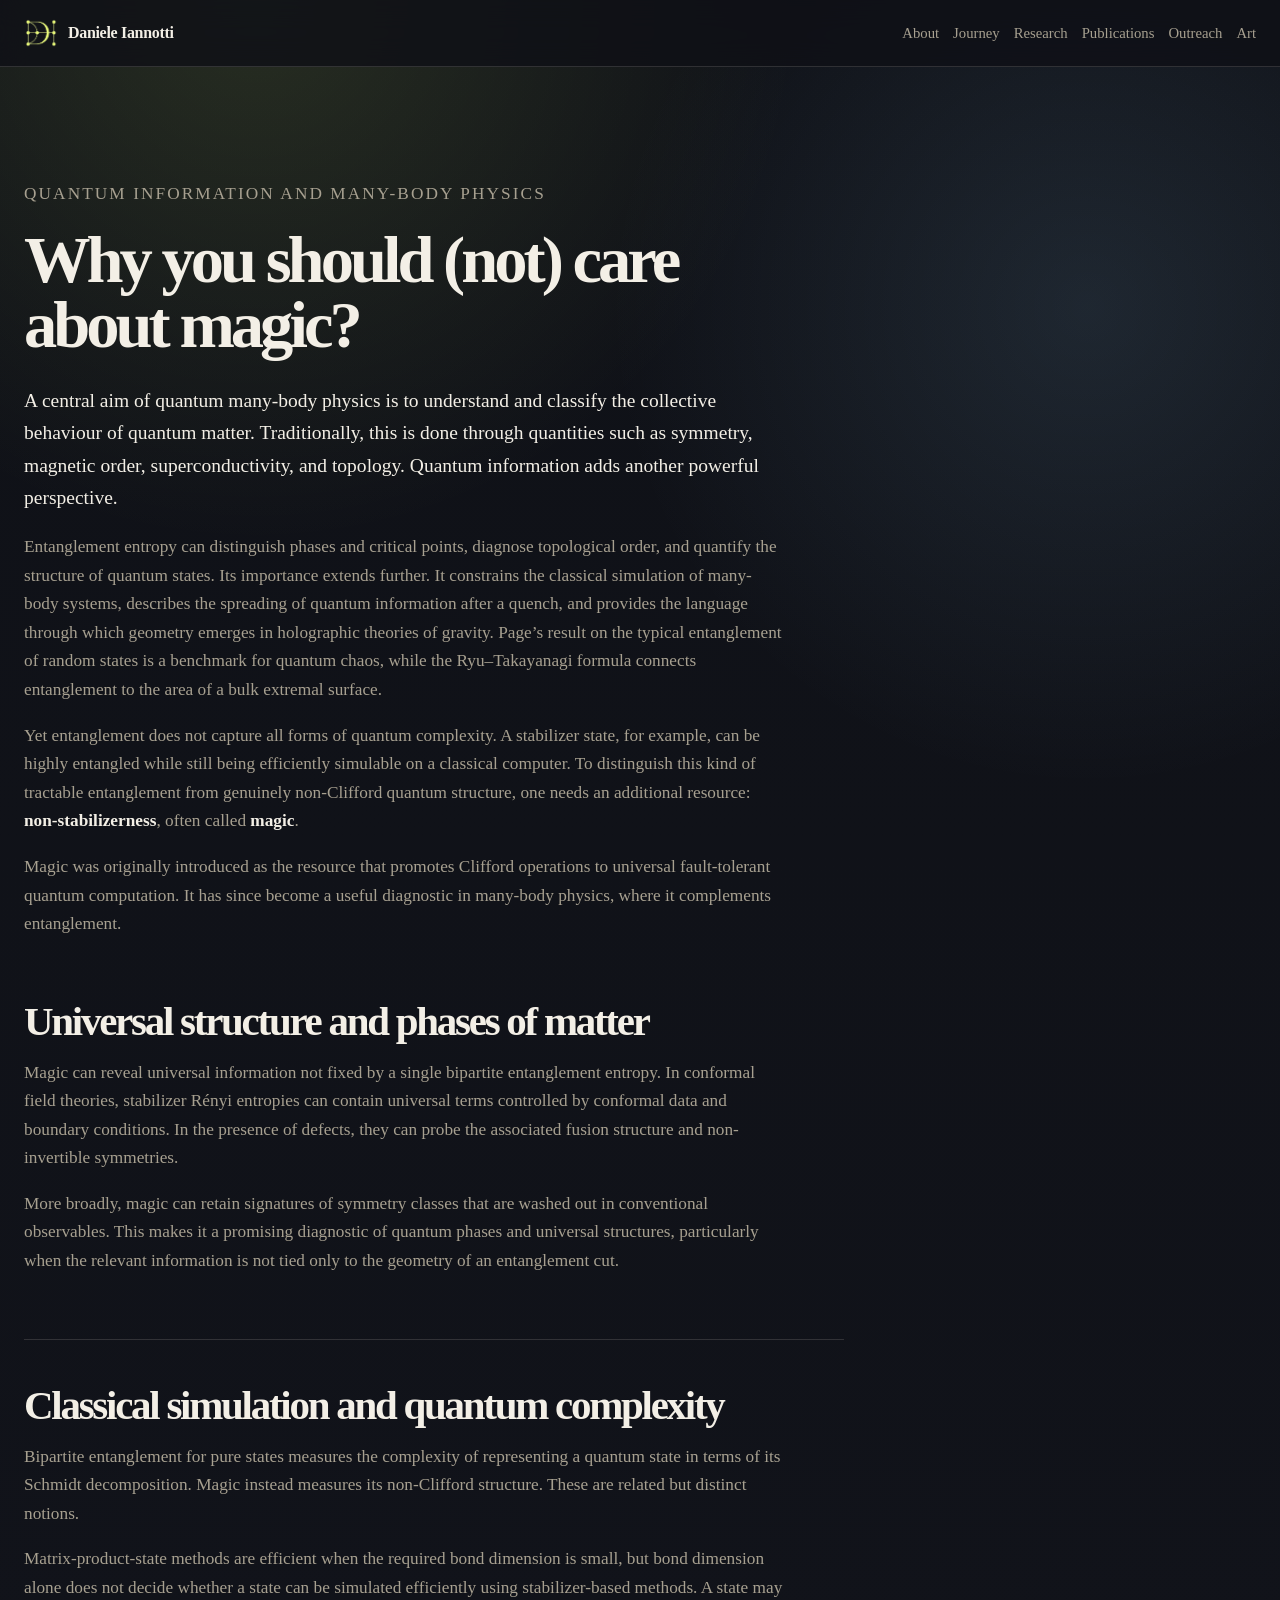
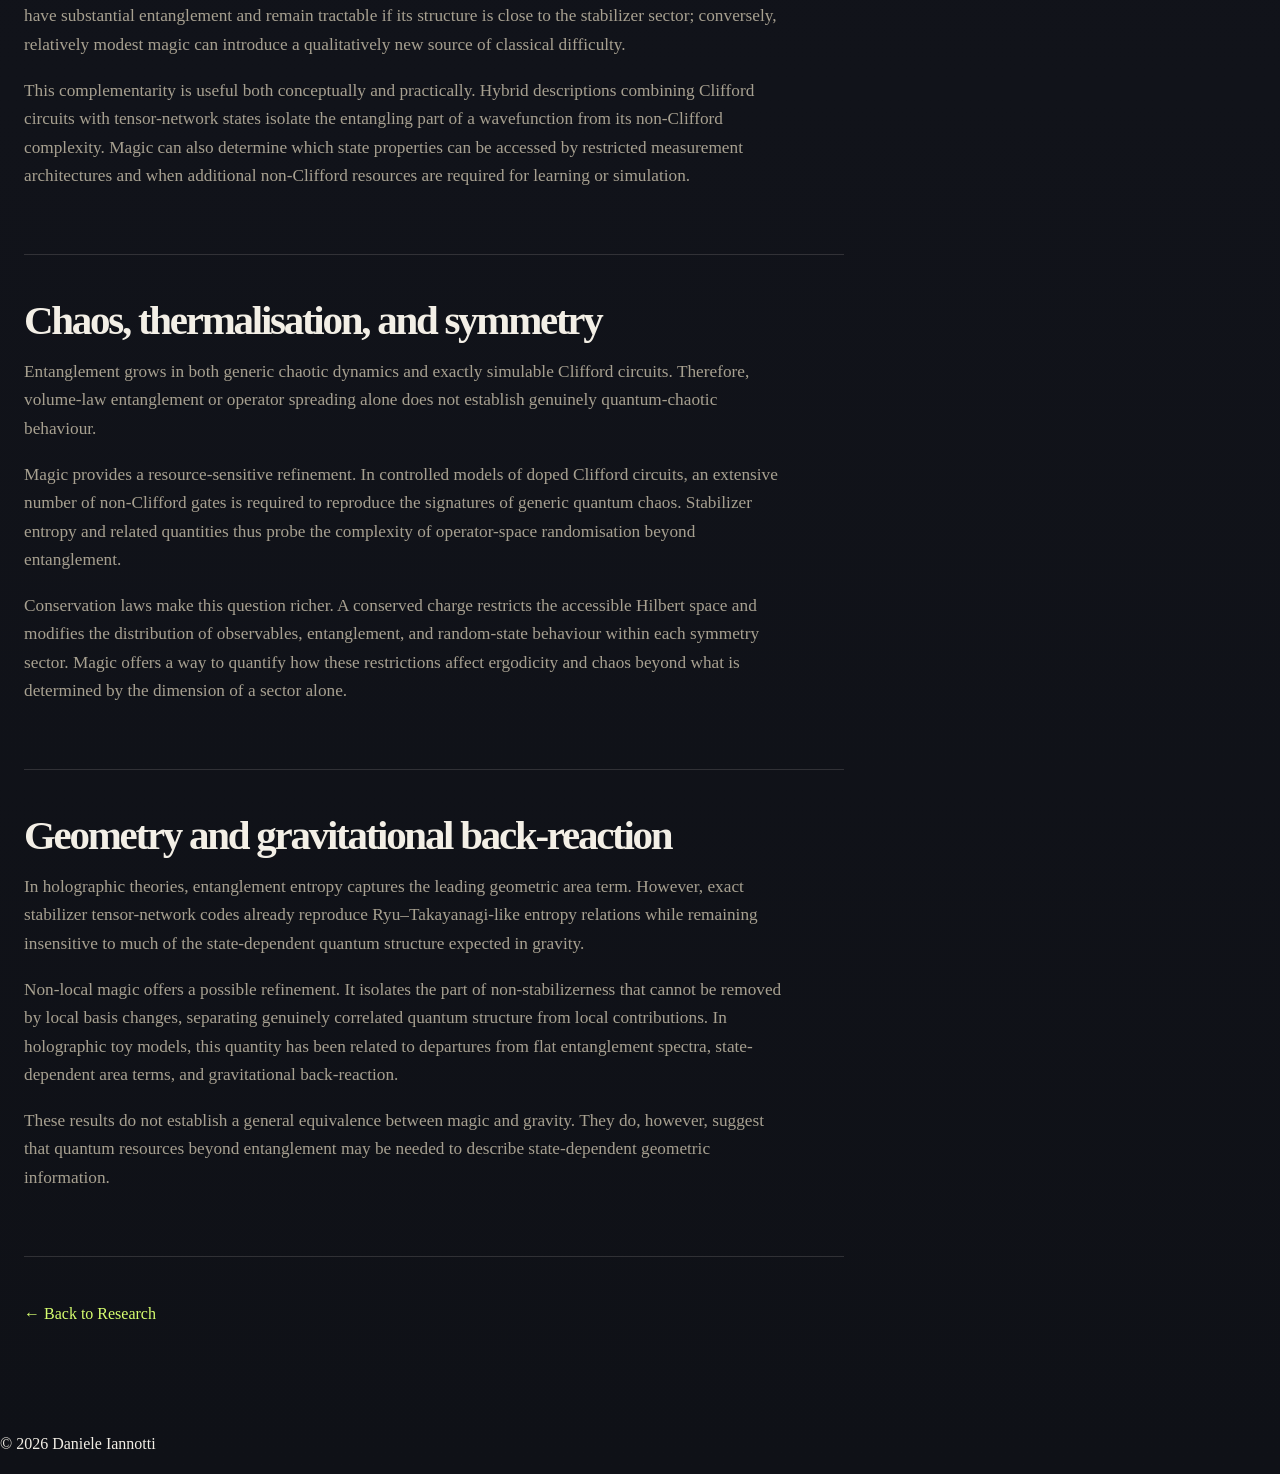
<file: magic.html>
<!DOCTYPE html>
<html lang="en">
<head>
  <meta charset="UTF-8">
  <meta name="viewport" content="width=device-width, initial-scale=1.0">

  <title>Why study quantum magic? | Daniele Iannotti</title>

  <meta name="description" content="An introduction to quantum magic and non-stabilizerness in many-body physics.">

  <link rel="stylesheet" href="style.css">
</head>

<body>

  <header>
    <nav>
      <a href="index.html" class="name logo-name">
        <img src="assets/logo.png" alt="Daniele Iannotti logo">
        <span>Daniele Iannotti</span>
      </a>

      <div class="links">
        <a href="index.html#about">About</a>
        <a href="index.html#journey">Journey</a>
        <a href="index.html#research">Research</a>
        <a href="index.html#publications">Publications</a>
        <a href="index.html#outreach">Outreach</a>
        <a href="art.html">Art</a>
      </div>
    </nav>
  </header>

  <main>
    <article class="article-page">
      <p class="label">Quantum information and many-body physics</p>
      <h1>Why you should (not) care about magic?</h1>

      <div class="article-intro">
        <p>
          A central aim of quantum many-body physics is to understand and classify the collective behaviour of quantum matter. Traditionally, this is done through quantities such as symmetry, magnetic order, superconductivity, and topology. Quantum information adds another powerful perspective.
        </p>

        <p>
          Entanglement entropy can distinguish phases and critical points, diagnose topological order, and quantify the structure of quantum states. Its importance extends further. It constrains the classical simulation of many-body systems, describes the spreading of quantum information after a quench, and provides the language through which geometry emerges in holographic theories of gravity. Page’s result on the typical entanglement of random states is a benchmark for quantum chaos, while the Ryu–Takayanagi formula connects entanglement to the area of a bulk extremal surface.
        </p>

        <p>
          Yet entanglement does not capture all forms of quantum complexity. A stabilizer state, for example, can be highly entangled while still being efficiently simulable on a classical computer. To distinguish this kind of tractable entanglement from genuinely non-Clifford quantum structure, one needs an additional resource: <strong>non-stabilizerness</strong>, often called <strong>magic</strong>.
        </p>

        <p>
          Magic was originally introduced as the resource that promotes Clifford operations to universal fault-tolerant quantum computation. It has since become a useful diagnostic in many-body physics, where it complements entanglement.
        </p>
      </div>

      <section>
        <h2>Universal structure and phases of matter</h2>

        <p>
          Magic can reveal universal information not fixed by a single bipartite entanglement entropy. In conformal field theories, stabilizer Rényi entropies can contain universal terms controlled by conformal data and boundary conditions. In the presence of defects, they can probe the associated fusion structure and non-invertible symmetries.
        </p>

        <p>
          More broadly, magic can retain signatures of symmetry classes that are washed out in conventional observables. This makes it a promising diagnostic of quantum phases and universal structures, particularly when the relevant information is not tied only to the geometry of an entanglement cut.
        </p>
      </section>

      <section>
        <h2>Classical simulation and quantum complexity</h2>

        <p>
          Bipartite entanglement for pure states measures the complexity of representing a quantum state in terms of its Schmidt decomposition. Magic instead measures its non-Clifford structure. These are related but distinct notions.
        </p>

        <p>
          Matrix-product-state methods are efficient when the required bond dimension is small, but bond dimension alone does not decide whether a state can be simulated efficiently using stabilizer-based methods. A state may have substantial entanglement and remain tractable if its structure is close to the stabilizer sector; conversely, relatively modest magic can introduce a qualitatively new source of classical difficulty.
        </p>

        <p>
          This complementarity is useful both conceptually and practically. Hybrid descriptions combining Clifford circuits with tensor-network states isolate the entangling part of a wavefunction from its non-Clifford complexity. Magic can also determine which state properties can be accessed by restricted measurement architectures and when additional non-Clifford resources are required for learning or simulation.
        </p>
      </section>

      <section>
        <h2>Chaos, thermalisation, and symmetry</h2>

        <p>
          Entanglement grows in both generic chaotic dynamics and exactly simulable Clifford circuits. Therefore, volume-law entanglement or operator spreading alone does not establish genuinely quantum-chaotic behaviour.
        </p>

        <p>
          Magic provides a resource-sensitive refinement. In controlled models of doped Clifford circuits, an extensive number of non-Clifford gates is required to reproduce the signatures of generic quantum chaos. Stabilizer entropy and related quantities thus probe the complexity of operator-space randomisation beyond entanglement.
        </p>

        <p>
          Conservation laws make this question richer. A conserved charge restricts the accessible Hilbert space and modifies the distribution of observables, entanglement, and random-state behaviour within each symmetry sector. Magic offers a way to quantify how these restrictions affect ergodicity and chaos beyond what is determined by the dimension of a sector alone.
        </p>
      </section>

      <section>
        <h2>Geometry and gravitational back-reaction</h2>

        <p>
          In holographic theories, entanglement entropy captures the leading geometric area term. However, exact stabilizer tensor-network codes already reproduce Ryu–Takayanagi-like entropy relations while remaining insensitive to much of the state-dependent quantum structure expected in gravity.
        </p>

        <p>
          Non-local magic offers a possible refinement. It isolates the part of non-stabilizerness that cannot be removed by local basis changes, separating genuinely correlated quantum structure from local contributions. In holographic toy models, this quantity has been related to departures from flat entanglement spectra, state-dependent area terms, and gravitational back-reaction.
        </p>

        <p>
          These results do not establish a general equivalence between magic and gravity. They do, however, suggest that quantum resources beyond entanglement may be needed to describe state-dependent geometric information.
        </p>
      </section>

      <p class="article-back"><a href="index.html#research">← Back to Research</a></p>
    </article>
  </main>

  <footer>
    <p>© 2026 Daniele Iannotti</p>
  </footer>

</body>
</html>
</file>
<file: style.css>
:root {
  --bg: #0f1117;
  --panel: #161923;
  --panel-soft: #1e2230;
  --text: #f3efe6;
  --muted: #a7a090;
  --line: rgba(243, 239, 230, 0.14);
  --accent: #d7ff6f;
  --accent-2: #9bd7ff;
  --max-width: 1120px;
}

/* GENERAL */

* {
  box-sizing: border-box;
}

html {
  scroll-behavior: smooth;
  scroll-padding-top: 90px;
}

body {
  margin: 0;
  font-family: Georgia, "Times New Roman", serif;
  background:
    radial-gradient(
      circle at 20% 0%,
      rgba(215, 255, 111, 0.12),
      transparent 34rem
    ),
    radial-gradient(
      circle at 85% 10%,
      rgba(155, 215, 255, 0.11),
      transparent 30rem
    ),
    linear-gradient(
      180deg,
      #0f1117 0%,
      #11131a 55%,
      #0f1117 100%
    );
  color: var(--text);
  line-height: 1.65;
}

a {
  color: var(--accent);
  text-decoration: none;
}

a:hover {
  text-decoration: underline;
}

/* HEADER */

header {
  position: sticky;
  top: 0;
  z-index: 10;
  background: rgba(15, 17, 23, 0.82);
  border-bottom: 1px solid var(--line);
  backdrop-filter: blur(14px);
}

nav {
  max-width: var(--max-width);
  margin: 0 auto;
  padding: 16px 24px;
  display: flex;
  justify-content: space-between;
  align-items: center;
  gap: 28px;
}

.name {
  color: var(--text);
  font-weight: 700;
  letter-spacing: -0.02em;
}

.logo-name {
  display: flex;
  align-items: center;
  gap: 10px;
}

.logo-name img {
  width: 34px;
  height: 34px;
  object-fit: contain;
  display: block;
}

.links {
  display: flex;
  flex-wrap: wrap;
  gap: 14px;
  font-size: 0.92rem;
}

.links a {
  color: var(--muted);
}

.links a:hover {
  color: var(--text);
}

/* GENERAL LAYOUT */

main {
  max-width: var(--max-width);
  margin: 0 auto;
  padding: 0 24px;
}

section {
  padding: 72px 0;
  border-bottom: 1px solid var(--line);
}

/* INTRODUCTION + ABOUT + PORTRAIT */

.hero {
  min-height: auto;
  padding: 64px 0;
  display: grid;
  grid-template-columns:
    minmax(0, 0.8fr)
    minmax(0, 1.1fr)
    minmax(0, 1.5fr);
  gap: 40px;
  align-items: center;
  position: relative;
}

/* PHOTO - LEFT */

.hero-photo {
  grid-column: 1;
  grid-row: 1;
  position: relative;
  justify-self: start;
  width: 100%;
  max-width: 280px;
}

.hero-photo img {
  width: 100%;
  max-width: 280px;
  aspect-ratio: 4 / 5;
  object-fit: cover;
  border-radius: 28px;
  display: block;
  margin-left: 0;
  border: 1px solid var(--line);
  filter: grayscale(15%) contrast(1.03);
  box-shadow: 0 28px 80px rgba(0, 0, 0, 0.38);
}

/* PhD INFORMATION - CENTER */

.hero-text {
  grid-column: 2;
  grid-row: 1;
  min-width: 0;
}

.label {
  display: inline-block;
  color: var(--accent);
  text-transform: uppercase;
  letter-spacing: 0.12em;
  font-size: 0.78rem;
  margin-bottom: 18px;
}

.subtitle {
  font-size: clamp(1.7rem, 3vw, 2.7rem);
  line-height: 1.18;
  max-width: 760px;
  color: var(--text);
  margin-bottom: 24px;
}

.hero-text > p:not(.label):not(.subtitle) {
  color: var(--muted);
  max-width: 660px;
}

/* PROFILE BUTTONS */

.buttons {
  display: flex;
  flex-wrap: wrap;
  gap: 10px;
  margin-top: 30px;
}

.buttons a {
  color: var(--text);
  border: 1px solid var(--line);
  background: rgba(255, 255, 255, 0.045);
  padding: 8px 14px;
  border-radius: 999px;
  font-size: 0.94rem;
}

.buttons a:hover {
  background: var(--accent);
  color: #0f1117;
  text-decoration: none;
  border-color: var(--accent);
}

/* ABOUT - RIGHT */

.hero-about {
  grid-column: 3;
  grid-row: 1;
  min-width: 0;
}

.hero-about h2 {
  margin-top: 0;
  margin-bottom: 24px;
}

.hero-about p {
  color: var(--muted);
  font-size: 1rem;
  max-width: none;
  margin: 0 0 18px;
}

.hero-about p:last-child {
  margin-bottom: 0;
}

/* TYPOGRAPHY */

h1 {
  font-size: clamp(4rem, 10vw, 8.6rem);
  line-height: 0.86;
  letter-spacing: -0.085em;
  margin: 0 0 28px;
  max-width: 820px;
}

h2 {
  font-size: clamp(2rem, 4vw, 3.8rem);
  line-height: 0.95;
  letter-spacing: -0.055em;
  margin: 0 0 26px;
}

h3 {
  font-size: 1.25rem;
  margin: 36px 0 16px;
}

h4 {
  font-size: 1.08rem;
  margin: 0 0 8px;
}

section > p {
  max-width: 780px;
  color: var(--muted);
}

/* ARTICLE PAGES */

.article-page {
  max-width: 820px;
  padding: 96px 0 72px;
}

.article-page h1 {
  font-size: clamp(2.5rem, 5.2vw, 4.6rem);
  line-height: 0.98;
  letter-spacing: -0.06em;
  max-width: 760px;
}

.article-page h2 {
  font-size: clamp(1.8rem, 3.2vw, 2.8rem);
  margin-bottom: 18px;
}

.article-page section {
  padding: 46px 0;
}

.article-page p {
  max-width: 760px;
  color: var(--muted);
  font-size: 1.08rem;
}

.article-page .article-intro p:first-child {
  color: var(--text);
  font-size: 1.22rem;
}

.article-page strong {
  color: var(--text);
}

.magic-illustration {
  max-width: 430px;
  margin: 44px auto 12px;
  padding: 10px;
  background: white;
  border-radius: 24px;
}

.magic-illustration img {
  display: block;
  width: 100%;
  height: 420px;
  object-fit: cover;
  object-position: center bottom;
  border-radius: 16px;
}

.article-back {
  margin-top: 44px;
  font-size: 1rem !important;
}

/* RESEARCH CARDS */

.cards {
  display: grid;
  grid-template-columns: repeat(3, minmax(0, 1fr));
  gap: 18px;
}

.cards article,
.publication {
  background:
    linear-gradient(
      180deg,
      rgba(255, 255, 255, 0.055),
      rgba(255, 255, 255, 0.025)
    );
  border: 1px solid var(--line);
  border-radius: 24px;
  padding: 22px;
}

.cards article {
  min-height: 230px;
  position: relative;
  overflow: hidden;
}

.cards article::after {
  content: "";
  position: absolute;
  right: -32px;
  bottom: -32px;
  width: 110px;
  height: 110px;
  border-radius: 999px;
  border: 1px solid rgba(215, 255, 111, 0.18);
}

.cards article h3 {
  margin-top: 0;
  color: var(--accent);
}

.cards article p,
.publication p,
#outreach p,
#contact p {
  color: var(--muted);
}

/* PUBLICATIONS - TWO COLUMNS */

#publications-list {
  display: grid;
  grid-template-columns: repeat(2, minmax(0, 1fr));
  gap: 18px;
  margin-top: 28px;
}

.publication {
  margin-bottom: 0;
  height: 100%;
  min-width: 0;
  transition:
    transform 0.16s ease,
    border-color 0.16s ease,
    background 0.16s ease;
}

.publication:hover {
  transform: translateY(-2px);
  border-color: rgba(215, 255, 111, 0.38);
  background:
    linear-gradient(
      180deg,
      rgba(215, 255, 111, 0.075),
      rgba(255, 255, 255, 0.025)
    );
}

.publication p {
  margin: 6px 0;
}

.publication h4 {
  color: var(--text);
}

/* OUTREACH - TWO COLUMNS */

.outreach-list {
  display: grid;
  grid-template-columns: repeat(2, minmax(0, 1fr));
  gap: 18px;
  margin-top: 28px;
}

.outreach-item {
  min-width: 0;
  background:
    linear-gradient(
      180deg,
      rgba(255, 255, 255, 0.055),
      rgba(255, 255, 255, 0.025)
    );
  border: 1px solid var(--line);
  border-radius: 24px;
  padding: 20px 22px;
  transition:
    transform 0.16s ease,
    border-color 0.16s ease,
    background 0.16s ease;
}

.outreach-item:hover {
  transform: translateY(-2px);
  border-color: rgba(215, 255, 111, 0.38);
  background:
    linear-gradient(
      180deg,
      rgba(215, 255, 111, 0.075),
      rgba(255, 255, 255, 0.025)
    );
}

.outreach-type {
  margin: 0 0 6px;
  color: var(--muted);
  font-size: 0.9rem;
}

.outreach-item h3 {
  margin: 0;
  font-size: 1.15rem;
  line-height: 1.35;
}

.outreach-item h3 a {
  color: var(--text);
}

.outreach-item h3 a:hover {
  color: var(--accent);
  text-decoration: none;
}

.outreach-more {
  margin-top: 22px;
}

/* ACADEMIC JOURNEY */

.aj-section {
  display: block;
}

.aj-section h2 {
  margin-bottom: 44px;
}

.aj-track {
  position: relative;
  display: grid;
  grid-template-columns: repeat(4, 1fr);
  gap: 28px;
  padding: 52px 42px 48px;
  border-radius: 0;
  background: transparent;
  box-shadow: none;
  overflow: visible;
}

.aj-track::before {
  display: none;
}

.aj-track::after {
  content: "";
  position: absolute;
  top: 104px;
  left: 12.5%;
  right: 12.5%;
  height: 4px;
  background: var(--accent);
  border-radius: 999px;
  box-shadow: 0 0 18px rgba(215, 255, 111, 0.25);
  z-index: 1;
}

.aj-item {
  position: relative;
  z-index: 2;
  text-align: center;
  min-width: 0;
}

.aj-years {
  height: 34px;
  margin-bottom: 8px;
  color: var(--text);
  font-size: 1.24rem;
  font-weight: 700;
  white-space: nowrap;
}

.aj-dot {
  position: relative;
  width: 20px;
  height: 20px;
  margin: 0 auto 42px;
  border-radius: 999px;
  background: var(--bg);
  border: 4px solid var(--accent);
  box-shadow:
    0 0 0 3px rgba(215, 255, 111, 0.18),
    0 0 18px rgba(215, 255, 111, 0.28);
}

.aj-logo {
  width: 132px;
  height: 132px;
  padding: 18px;
  margin: 0 auto 24px;
  display: flex;
  align-items: center;
  justify-content: center;
  background: #ffffff;
  border: 1px solid rgba(243, 239, 230, 0.18);
  border-radius: 28px;
  box-shadow: 0 20px 55px rgba(0, 0, 0, 0.26);
}

.aj-logo img {
  width: 100%;
  height: 100%;
  object-fit: contain;
  filter: none;
  opacity: 1;
}

.aj-item h3 {
  max-width: 230px;
  margin: 0 auto 8px;
  color: var(--text);
  font-size: 1.14rem;
  line-height: 1.25;
}

.aj-item p {
  max-width: 230px;
  margin: 0 auto;
  color: var(--muted);
  font-size: 1.05rem;
  line-height: 1.35;
}

/* ART GALLERY */

.art-gallery {
  display: grid;
  grid-template-columns: repeat(3, 1fr);
  gap: 28px;
  margin-top: 48px;
}

.art-item {
  padding: 0;
  overflow: hidden;
}

.art-item img {
  width: 100%;
  height: auto;
  display: block;
}

.poem-section {
  padding-top: 60px;
}

.poem {
  max-width: 720px;
}

.poem h3 {
  margin-bottom: 24px;
}

.poem p {
  line-height: 1.9;
  white-space: normal;
}

/* FOOTER */

.site-footer {
  max-width: var(--max-width);
  margin: 0 auto;
  padding: 30px 24px 26px;
  text-align: center;
  color: var(--muted);
}

.site-footer .footer-quote {
  max-width: 720px;
  margin: 0 auto 18px;
  padding: 0;
  font-family: inherit;
  font-size: 0.98rem;
  font-weight: 400;
  font-style: italic;
  line-height: 1.6;
  color: var(--muted);
}

.site-footer .footer-copyright {
  margin: 0;
  font-size: 0.8rem;
  color: rgba(167, 160, 144, 0.75);
}

/* RESEARCH - SLIDES AND TALKS */

.research-slides {
  margin-top: 64px;
}

.research-slides > h3 {
  font-size: 1.8rem;
  letter-spacing: -0.035em;
  margin: 0 0 12px;
}

.slides-intro {
  color: var(--muted);
  margin: 0 0 28px;
}

.slides-grid {
  display: grid;
  grid-template-columns: repeat(2, minmax(0, 1fr));
  gap: 18px;
}

.slide-card {
  display: flex;
  flex-direction: column;
  align-items: flex-start;
  background:
    linear-gradient(
      180deg,
      rgba(255, 255, 255, 0.055),
      rgba(255, 255, 255, 0.025)
    );
  border: 1px solid var(--line);
  border-radius: 24px;
  padding: 24px;
  transition:
    transform 0.16s ease,
    border-color 0.16s ease;
}

.slide-card:hover {
  transform: translateY(-2px);
  border-color: rgba(215, 255, 111, 0.38);
}

.slide-type {
  color: var(--accent);
  text-transform: uppercase;
  letter-spacing: 0.1em;
  font-size: 0.75rem;
  margin-bottom: 18px;
}

.slide-card h4 {
  color: var(--text);
  font-size: 1.15rem;
  line-height: 1.35;
  margin: 0 0 12px;
}

.slide-card p {
  color: var(--muted);
  font-size: 0.95rem;
  margin: 0 0 24px;
}

.slide-card a {
  margin-top: auto;
  color: var(--accent);
  font-size: 0.95rem;
}

.slide-card a:hover {
  text-decoration: underline;
}

/* TABLET LAYOUT */

@media (min-width: 861px) and (max-width: 1100px) {
  .hero {
    grid-template-columns:
      minmax(0, 250px)
      minmax(0, 1fr);
    gap: 36px;
  }

  .hero-photo {
    grid-column: 1;
    grid-row: 1;
  }

  .hero-text {
    grid-column: 2;
    grid-row: 1;
  }

  .hero-about {
    grid-column: 1 / -1;
    grid-row: 2;
  }
}

/* MOBILE LAYOUT */

@media (max-width: 860px) {
  nav {
    align-items: flex-start;
    flex-direction: column;
  }

  .hero {
    min-height: auto;
    grid-template-columns: 1fr;
    gap: 35px;
    padding: 56px 0;
  }

  .hero::before {
    display: none;
  }

  .hero-photo {
    grid-column: 1;
    grid-row: 1;
    justify-self: start;
  }

  .hero-photo img {
    margin-left: 0;
    max-width: 210px;
  }

  .hero-text {
    grid-column: 1;
    grid-row: 2;
  }

  .hero-about {
    grid-column: 1;
    grid-row: 3;
  }

  .cards {
    grid-template-columns: 1fr;
  }

  /* Publications: one column */

  #publications-list {
    grid-template-columns: 1fr;
  }

  /* Outreach: one column */

  .outreach-list {
    grid-template-columns: 1fr;
  }

  section {
    padding: 56px 0;
  }

  .aj-section h2 {
    margin-bottom: 32px;
  }

  .aj-track {
    grid-template-columns: 1fr;
    gap: 30px;
    padding: 32px 24px 32px 52px;
    border-radius: 0;
    background: transparent;
    box-shadow: none;
  }

  .aj-track::after {
    top: 32px;
    bottom: 32px;
    left: 28px;
    right: auto;
    width: 4px;
    height: auto;
    background: var(--accent);
  }

  .art-gallery {
    grid-template-columns: 1fr;
  }
}

/* RESPONSIVE SLIDES */

@media (max-width: 700px) {
  .research-slides {
    margin-top: 48px;
  }

  .slides-grid {
    grid-template-columns: 1fr;
  }
}

/* FIVE-COLUMN ACADEMIC TIMELINE */

@media (min-width: 861px) {
  .aj-track {
    grid-template-columns: repeat(5, minmax(0, 1fr));
    gap: 20px;
    padding: 52px 0 48px;
  }

  .aj-track::after {
    top: 102px;
    left: calc(10% - 8px);
    right: calc(10% - 8px);
  }

  .aj-years {
    font-size: 1.1rem;
  }
}

/* WIDER DESKTOP LAYOUT */

@media (min-width: 1200px) {
  :root {
    --max-width: 1600px;
  }

  .hero {
    grid-template-columns:
      minmax(0, 0.8fr)
      minmax(0, 1.1fr)
      minmax(0, 1.5fr);
    gap: 48px;
  }

  .hero-photo {
    grid-column: 1;
    grid-row: 1;
  }

  .hero-text {
    grid-column: 2;
    grid-row: 1;
  }

  .hero-about {
    grid-column: 3;
    grid-row: 1;
  }
}
</file>
